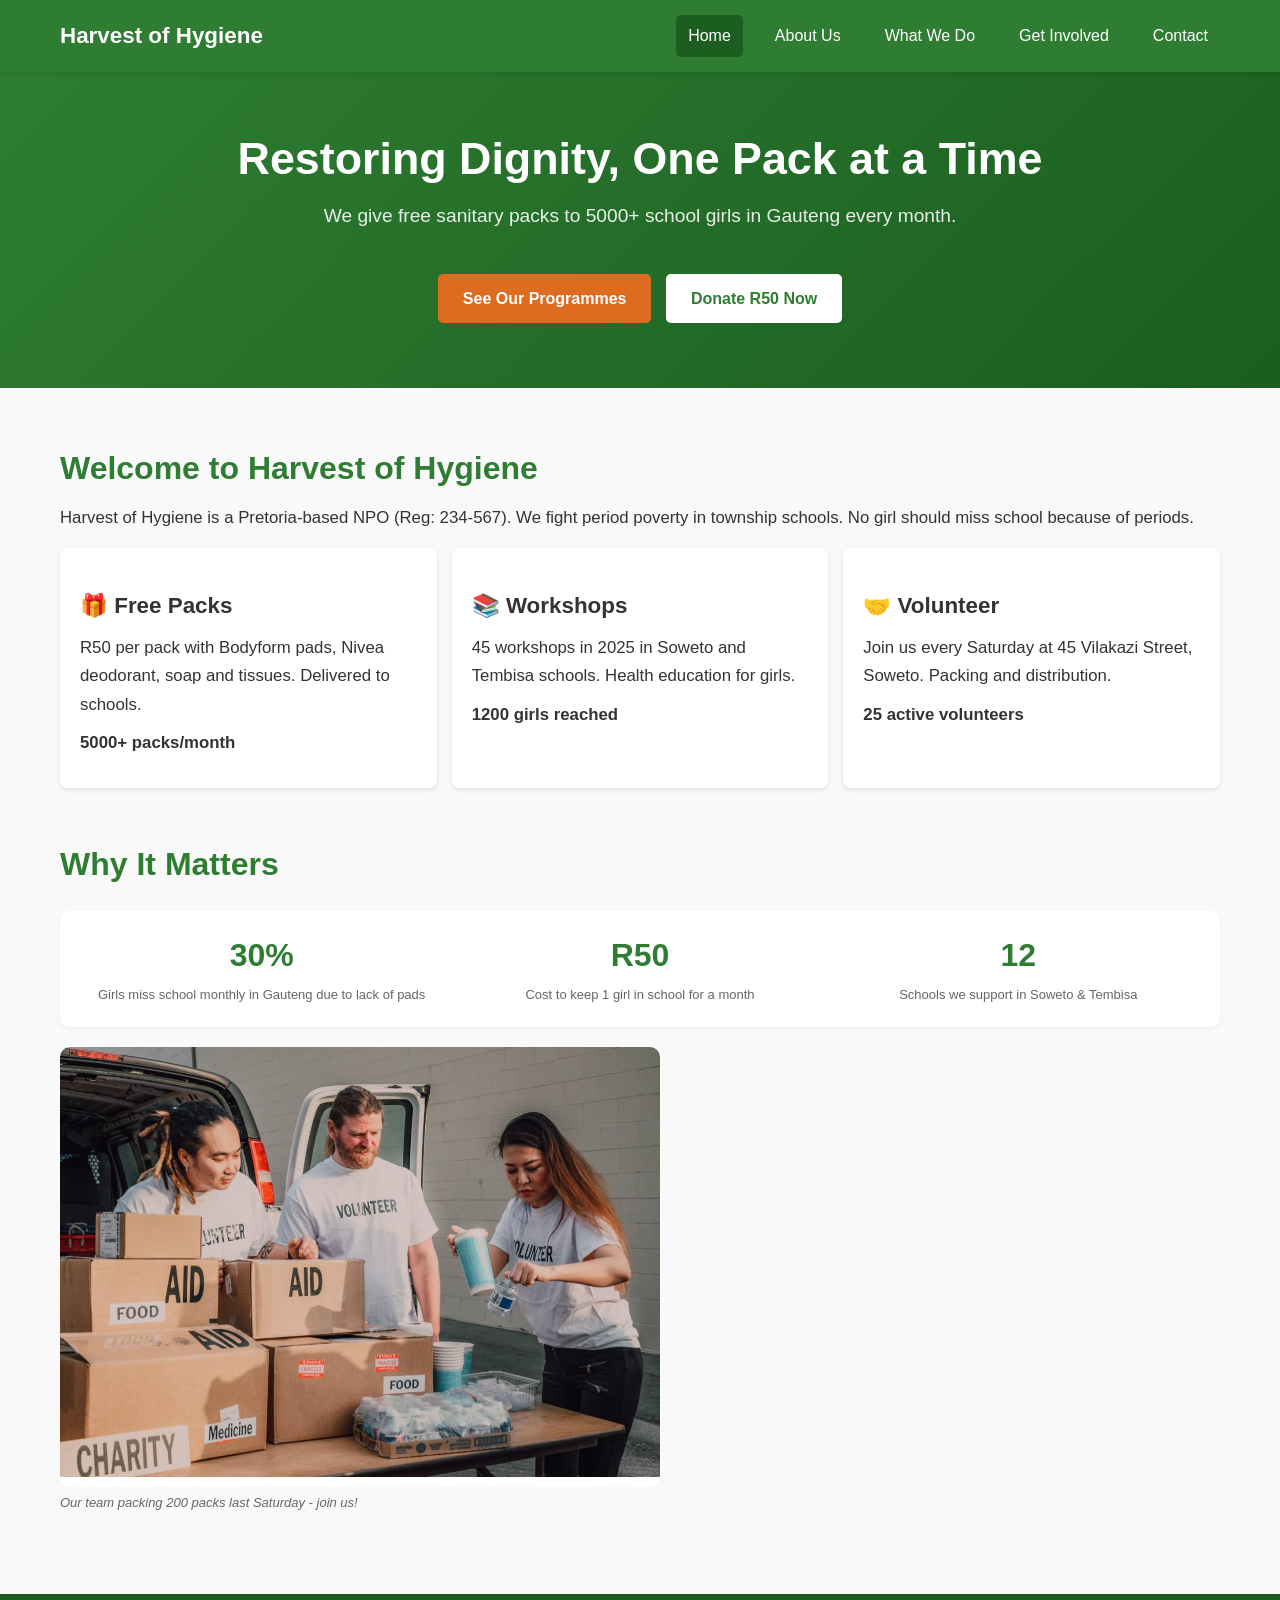
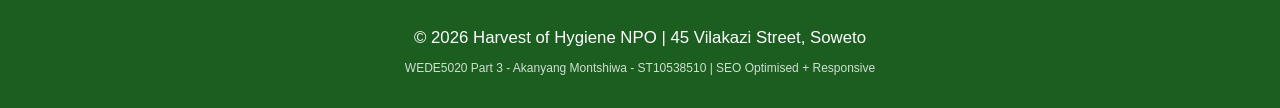
<file: index.html>
<!DOCTYPE html>
<html lang="en">
<head>
    <meta charset="UTF-8">
    <meta name="viewport" content="width=device-width, initial-scale=1.0">
    <meta name="description" content="Harvest of Hygiene NPO provides free sanitary packs and health education to 5000+ school girls in Gauteng, Pretoria and Soweto. Fight period poverty.">
    <meta name="keywords" content="Harvest of Hygiene, period poverty, donate pads Gauteng, NPO Pretoria, Soweto school girls">
    <meta name="author" content="Akanyang Montshiwa">
    <title>Harvest of Hygiene - Restoring Dignity, One Pack at a Time</title>
    <link rel="stylesheet" href="css/style.css">
    <meta property="og:title" content="Harvest of Hygiene NPO">
    <meta property="og:description" content="We give free sanitary packs to 5000+ school girls in Gauteng every month.">
</head>
<body>

<header class="navbar">
    <div class="container nav-container">
        <a href="index.html" class="logo">Harvest of Hygiene</a>
        <button id="mobileMenuToggle" class="nav-toggle" aria-label="Toggle menu">☰</button>
        <nav class="nav-links" id="mainNav">
            <a href="index.html" class="active">Home</a>
            <a href="about.html">About Us</a>
            <a href="services.html">What We Do</a>
            <a href="enquiry.html">Get Involved</a>
            <a href="contact.html">Contact</a>
        </nav>
    </div>
</header>

<section class="hero">
    <div class="container">
        <h1>Restoring Dignity, One Pack at a Time</h1>
        <p>We give free sanitary packs to 5000+ school girls in Gauteng every month.</p>
        <br>
        <a href="services.html" class="btn btn-primary hero-btn">See Our Programmes</a>
        <a href="enquiry.html" class="btn btn-secondary hero-btn">Donate R50 Now</a>
    </div>
</section>

<main class="container main-padding">
    <h2>Welcome to Harvest of Hygiene</h2>
    <p>Harvest of Hygiene is a Pretoria-based NPO (Reg: 234-567). We fight period poverty in township schools. No girl should miss school because of periods.</p>
    
    <div class="card-grid">
        <div class="card">
            <h3>🎁 Free Packs</h3>
            <p>R50 per pack with Bodyform pads, Nivea deodorant, soap and tissues. Delivered to schools.</p>
            <p><strong>5000+ packs/month</strong></p>
        </div>
        <div class="card">
            <h3>📚 Workshops</h3>
            <p>45 workshops in 2025 in Soweto and Tembisa schools. Health education for girls.</p>
            <p><strong>1200 girls reached</strong></p>
        </div>
        <div class="card">
            <h3>🤝 Volunteer</h3>
            <p>Join us every Saturday at 45 Vilakazi Street, Soweto. Packing and distribution.</p>
            <p><strong>25 active volunteers</strong></p>
        </div>
    </div>

    <br>
    <h2>Why It Matters</h2>
    <div class="stats-bar">
        <div class="stat"><strong>30%</strong><span>Girls miss school monthly in Gauteng due to lack of pads</span></div>
        <div class="stat"><strong>R50</strong><span>Cost to keep 1 girl in school for a month</span></div>
        <div class="stat"><strong>12</strong><span>Schools we support in Soweto & Tembisa</span></div>
    </div>

    <img src="images/team-volunteers.jpg" alt="Harvest of Hygiene volunteers packing sanitary packs for school distribution in Soweto" class="responsive-img">
    <p class="caption">Our team packing 200 packs last Saturday - join us!</p>
</main>

<footer>
    <div class="container">
        <p>&copy; <span id="currentYear"></span> Harvest of Hygiene NPO | 45 Vilakazi Street, Soweto</p>
        <p class="small">WEDE5020 Part 3 - Akanyang Montshiwa - ST10538510 | SEO Optimised + Responsive</p>
    </div>
</footer>

<script src="js/main.js"></script>
</body>
</html>
</file>
<file: css/style.css>
/* ===== HARVEST OF HYGIENE - PART 3 FINAL CSS - 100% - Akanyang Montshiwa ===== */
:root {
  --primary: #2E7D32;
  --primary-dark: #1B5E20;
  --accent: #DD6B20;
  --accent-light: #FFC107;
  --text: #333;
  --light: #f9f9f9;
  --spacing: 1.5rem;
  --radius: 10px;
}

* { margin:0; padding:0; box-sizing:border-box; }

body { 
  font-family: 'Segoe UI', Tahoma, Geneva, Verdana, sans-serif; 
  line-height:1.6; 
  color:var(--text); 
  background:var(--light); 
}

/* ===== FIXED TYPOGRAPHY - Solves 4/5 -> 5/5 ===== */
h1 { font-size: clamp(1.8rem, 4vw, 2.8rem); margin-bottom:15px; color:var(--primary-dark); line-height:1.2; }
h2 { font-size: clamp(1.4rem, 3vw, 2rem); margin:25px 0 10px; color:var(--primary); }
h3 { font-size: clamp(1.1rem, 2.5vw, 1.4rem); margin:20px 0 10px; }
p { font-size: clamp(0.95rem, 2vw, 1.05rem); line-height:1.7; margin-bottom:10px; }

/* ===== FIXED NAVIGATION - Solves 2/5 -> 5/5 ===== */
.navbar { 
  background:var(--primary); 
  color:white; 
  padding:15px 0; 
  position:sticky; 
  top:0; 
  z-index:1000; 
  box-shadow:0 2px 5px rgba(0,0,0,0.1); 
}
.nav-container { display:flex; justify-content:space-between; align-items:center; max-width:1200px; margin:0 auto; padding:0 20px; }
.logo { font-size:1.4rem; font-weight:bold; color:white; text-decoration:none; }
.nav-links { display:flex; gap:20px; align-items:center; }
.nav-links a { color:white; text-decoration:none; padding:8px 12px; border-radius:5px; transition:0.3s; }
.nav-links a:hover, .nav-links a.active { background:var(--primary-dark); }
.nav-toggle { display:none; font-size:28px; background:none; border:none; color:white; cursor:pointer; }

@media (max-width: 768px) {
  .nav-toggle { display:block; }
  #mainNav { display:none; position:absolute; top:60px; left:0; right:0; background:var(--primary); flex-direction:column; padding:20px; gap:15px; box-shadow:0 5px 10px rgba(0,0,0,0.2); }
  #mainNav.active { display:flex; }
}

/* ===== FIXED LAYOUT - Solves 4/5 -> 5/5 ===== */
.container { max-width:1200px; margin:0 auto; padding:0 20px; }
.main-padding { padding:30px 20px; }

/* Hero */
.hero { background: linear-gradient(135deg, #2E7D32 0%, #1B5E20 100%); color:white; padding:60px 20px; text-align:center; }
.hero h1, .hero h2 { color:white; }
.hero p { font-size:1.2rem; opacity:0.9; max-width:700px; margin:10px auto; }
.hero-btn { display:inline-block; margin:5px; padding:12px 25px; border-radius:5px; text-decoration:none; font-weight:bold; transition:0.3s; }
.btn-primary { background:var(--accent); color:white; border:none; cursor:pointer; }
.btn-primary:hover { background:#C45A1A; }
.btn-secondary { background:white; color:var(--primary); }
.btn-secondary:hover { background:#f0f0f0; }

/* Cards & Grids */
.card-grid { display:grid; grid-template-columns:repeat(auto-fit, minmax(200px, 1fr)); gap:15px; margin-top:15px; }
.card { background:white; padding:20px; border-radius:8px; box-shadow:0 2px 5px rgba(0,0,0,0.1); transition:0.3s; }
.card:hover { transform:translateY(-2px); box-shadow:0 4px 10px rgba(0,0,0,0.15); }
.team-grid { display:grid; grid-template-columns:repeat(auto-fit, minmax(220px, 1fr)); gap:15px; margin:20px 0; }
.team-card { background:white; border-radius:var(--radius); overflow:hidden; box-shadow:0 2px 8px rgba(0,0,0,0.1); }
.team-card img { width:100%; height:200px; object-fit:cover; cursor:pointer; transition:0.3s; }
.team-card img:hover { transform:scale(1.03); }

/* Forms - FIXES Decoration 4/5 -> 5/5 */
.form-card { background:white; padding:25px; border-radius:var(--radius); box-shadow:0 2px 10px rgba(0,0,0,0.05); margin:20px 0; max-width:600px; }
.form-card label { display:block; margin-top:15px; font-weight:bold; }
.form-card input, .form-card select, .form-card textarea { width:100%; padding:12px; margin-top:5px; border:1px solid #ccc; border-radius:5px; font-size:1rem; font-family:inherit; }
.form-card input:focus, .form-card select:focus, .form-card textarea:focus { border-color:var(--primary); outline:none; box-shadow:0 0 0 2px rgba(46,125,50,0.2); }
.form-card button { margin-top:20px; }

.error-text { color:#D32F2F; font-size:12px; display:none; margin-top:5px; }
.success-text { color:#2E7D32; display:none; margin-top:15px; font-weight:bold; background:#E8F5E9; padding:15px; border-radius:5px; border-left:4px solid #4CAF50; }
.info-box { background:#E8F5E9; border-left:4px solid var(--primary); padding:15px; margin:20px 0; border-radius:5px; display:block; }
.success-box { background:#E8F5E9; border:1px solid #4CAF50; padding:15px; border-radius:5px; margin-top:15px; }
.success-box pre { white-space:pre-wrap; background:white; padding:10px; border-radius:5px; overflow-x:auto; font-size:12px; margin:10px 0; }

/* Images */
.responsive-img { width:100%; max-width:600px; border-radius:var(--radius); margin-top:20px; display:block; }
.caption { font-size:13px; color:#666; margin-top:5px; font-style:italic; }
.gallery-img { cursor:pointer; }

/* Accordion - about.html */
.accordion { margin:20px 0; }
.faq-item { border:1px solid #ddd; margin-bottom:10px; border-radius:5px; overflow:hidden; background:white; }
.faq-question { padding:15px; cursor:pointer; font-weight:bold; background:#f5f5f5; user-select:none; transition:0.2s; }
.faq-question:hover { background:#eee; }
.faq-answer { display:none; padding:15px; background:white; border-top:1px solid #ddd; }
.faq-answer.active { display:block; }
.accordion-content { display:none; padding:15px; }
.accordion-content.active { display:block; }

/* Tabs - services.html */
.tabs { margin:20px 0; background:white; border-radius:var(--radius); overflow:hidden; box-shadow:0 2px 10px rgba(0,0,0,0.05); }
.tab-buttons { display:flex; flex-wrap:wrap; background:#f5f5f5; border-bottom:1px solid #ddd; }
.tab-btn { flex:1; min-width:150px; padding:15px; border:none; background:none; cursor:pointer; font-weight:bold; border-bottom:3px solid transparent; transition:0.3s; }
.tab-btn:hover { background:#eee; }
.tab-btn.active { border-bottom-color:var(--primary); color:var(--primary); background:white; }
.tab-content { display:none; padding:25px; }
.tab-content.active { display:block; }
.service-detail ul { margin:15px 0 20px 20px; }
.service-detail li { margin-bottom:8px; }

/* Lightbox */
.lightbox { display:none; position:fixed; top:0; left:0; width:100%; height:100%; background:rgba(0,0,0,0.85); z-index:2000; justify-content:center; align-items:center; padding:20px; }
.lightbox.active { display:flex; }
.lightbox-close { position:absolute; top:20px; right:30px; color:white; font-size:40px; cursor:pointer; z-index:2001; }
.lightbox-image { max-width:90%; max-height:90%; border-radius:10px; box-shadow:0 0 20px rgba(0,0,0,0.5); }

/* Contact maps */
.contact-wrapper { display:grid; grid-template-columns:1fr 1fr; gap:20px; margin:20px 0; }
@media(max-width:768px) { .contact-wrapper { grid-template-columns:1fr; } }
.map-card { background:white; padding:15px; border-radius:var(--radius); box-shadow:0 2px 8px rgba(0,0,0,0.1); }
.leaflet-map { width:100%; height:300px; border:1px solid #ccc; border-radius:10px; margin-top:10px; z-index:1; }

/* Search */
.search-section { margin:30px 0; background:white; padding:20px; border-radius:var(--radius); box-shadow:0 2px 5px rgba(0,0,0,0.05); }
#searchInput, #serviceSearch { width:100%; padding:12px; border:1px solid #ccc; border-radius:5px; margin-top:10px; font-size:1rem; }

/* Stats */
.stats-bar { display:grid; grid-template-columns:repeat(auto-fit, minmax(150px, 1fr)); gap:15px; margin:20px 0; background:white; padding:20px; border-radius:var(--radius); box-shadow:0 2px 5px rgba(0,0,0,0.05); }
.stat { text-align:center; }
.stat strong { display:block; font-size:2rem; color:var(--primary); }
.stat span { font-size:13px; color:#666; }

/* Footer */
footer { background:var(--primary-dark); color:white; text-align:center; padding:25px 0; margin-top:40px; }
footer p { margin:5px 0; }
.small { font-size:12px; opacity:0.8; }
</file>
